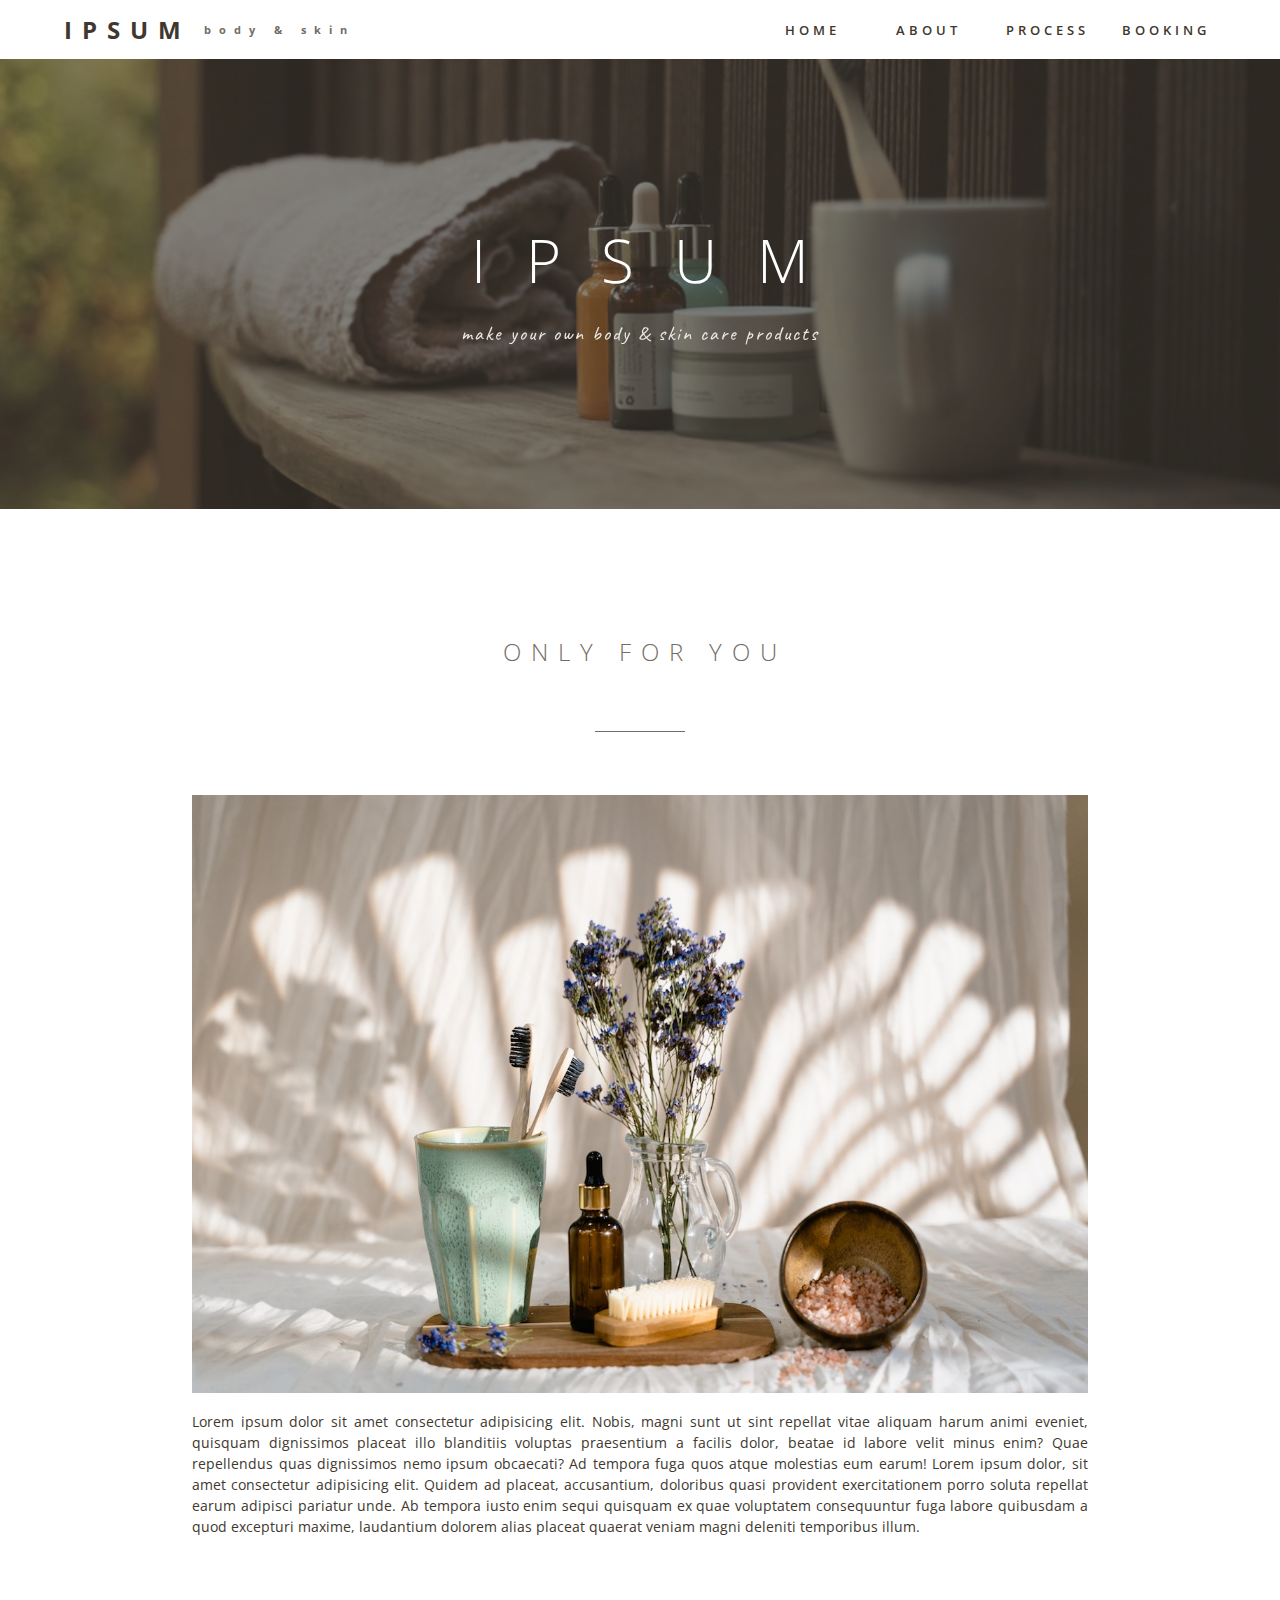
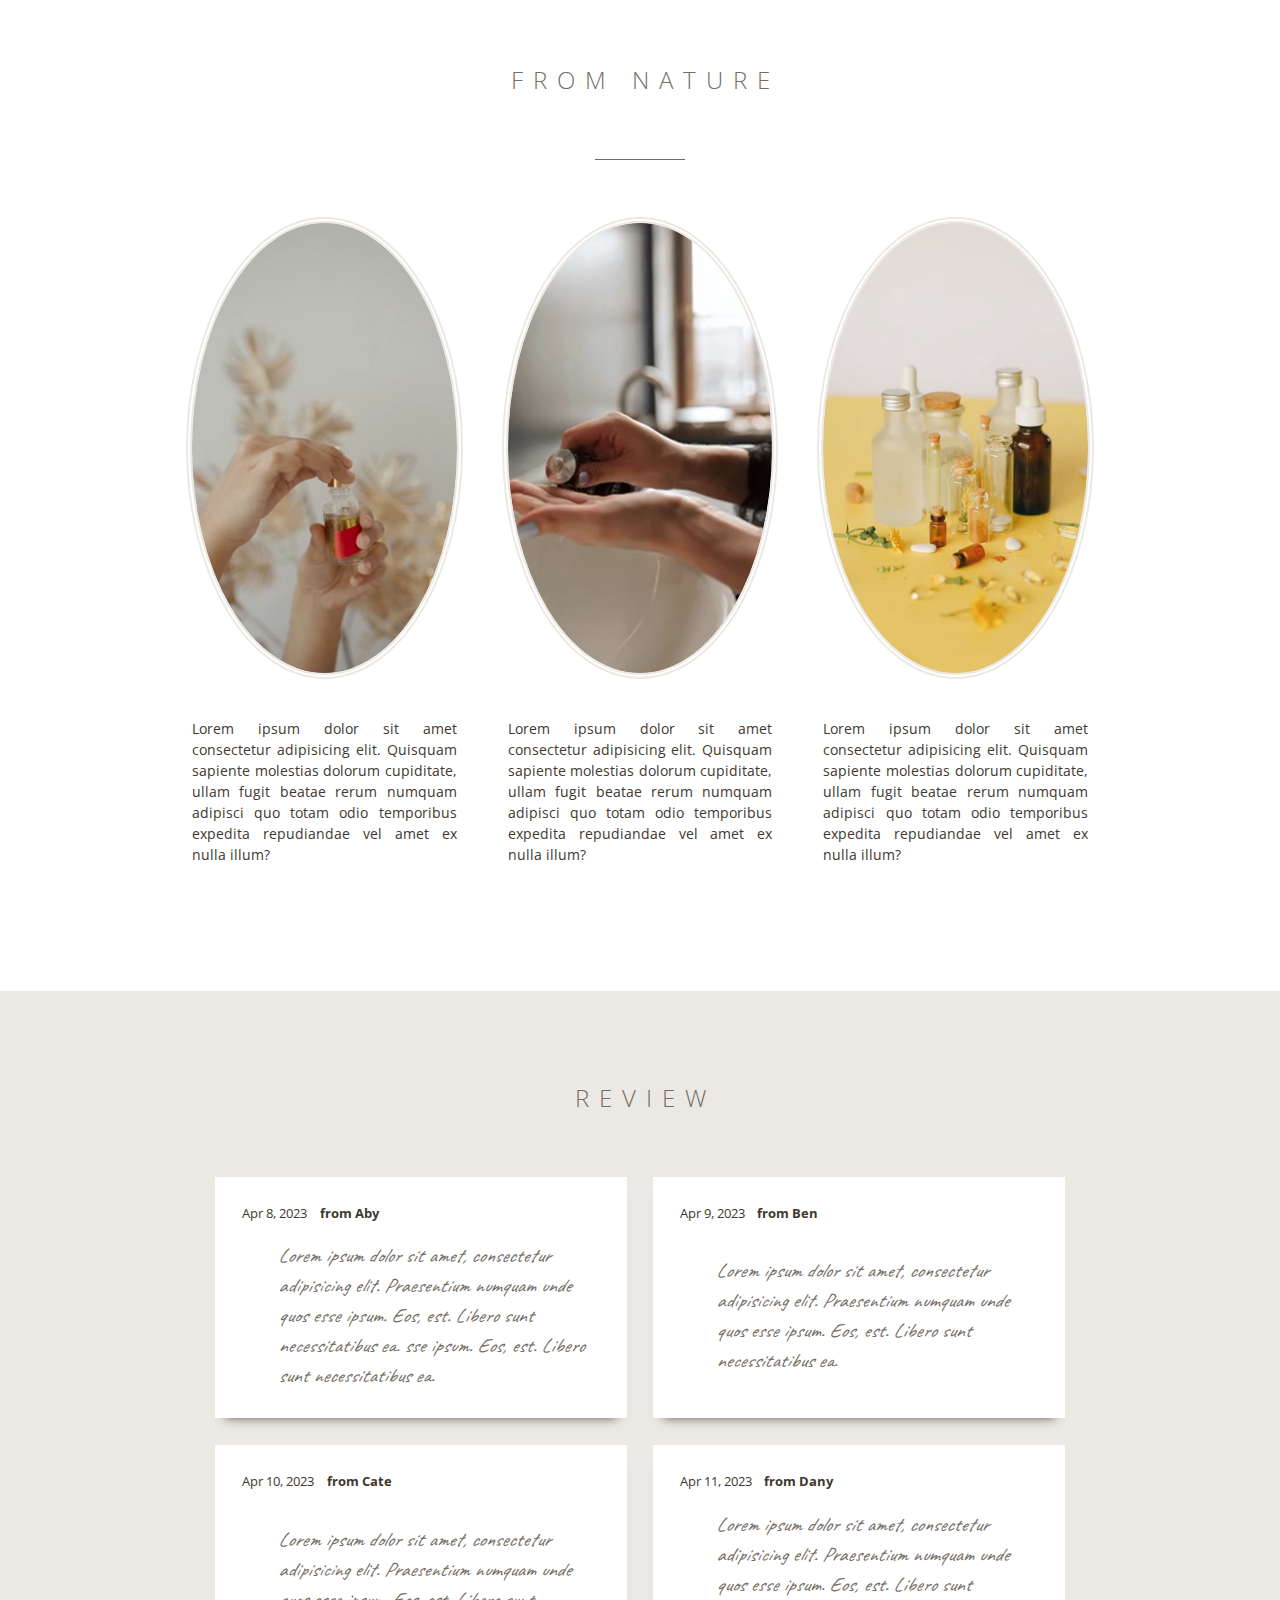
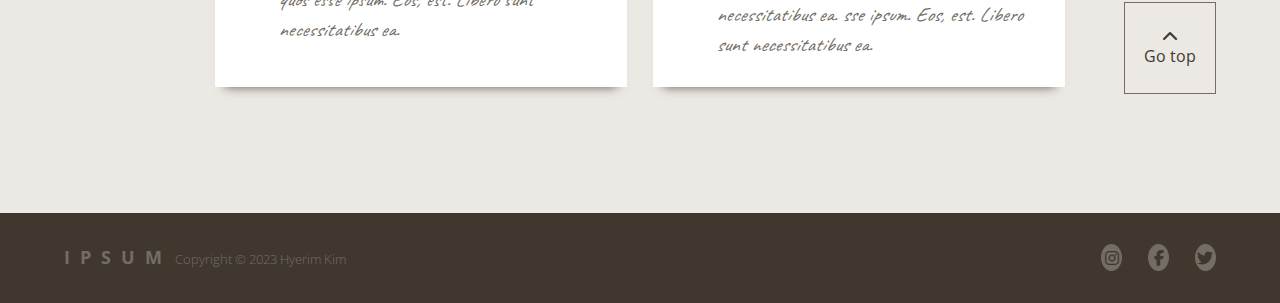
<file: index.html>
<!DOCTYPE html>
<html lang="en">
<head>
    <meta charset="UTF-8">
    <meta http-equiv="X-UA-Compatible" content="IE=edge">
    <meta name="viewport" content="width=device-width, initial-scale=1.0">
    <title>IPSUM - FINAL PROJECT</title>
    <link rel="stylesheet" href="https://cdnjs.cloudflare.com/ajax/libs/font-awesome/6.4.0/css/all.min.css">
    <link rel="stylesheet" href="css/style.css">
</head>
<body>
    <nav>
        <section>
            <h2>
                ipsum
            </h2>
            <h6>
                body & skin
            </h6>
        </section>
        <ul>
            <li><a href="index.html">home</a></li>
            <li><a href="about.html">about</a></li>
            <li><a href="process.html">process</a></li>
            <li><a href="booking.html" target="_blank">booking</a></li>
        </ul>
    </nav>
    <header>
        <video loop autoplay muted>
            <source src="video/main.mp4" type="video/mp4">
        </video>
        <section>
            <h1>ipsum</h1>
            <p>
                make your own body & skin care products
            </p>
        </section>
    </header>
    <!-- MAIN CONTENT -->
    <main>
        <section>
            <h3>
                Only for you
            </h3>
            <small></small>
            <figure>
                <img src="img/main.jpg" alt="Only for you">
                <figcaption>
                    <p>
                        Lorem ipsum dolor sit amet consectetur adipisicing elit. Nobis, magni sunt ut sint repellat vitae aliquam harum animi eveniet, quisquam dignissimos placeat illo blanditiis voluptas praesentium a facilis dolor, beatae id labore velit minus enim? Quae repellendus quas dignissimos nemo ipsum obcaecati? Ad tempora fuga quos atque molestias eum earum! Lorem ipsum dolor, sit amet consectetur adipisicing elit. Quidem ad placeat, accusantium, doloribus quasi provident exercitationem porro soluta repellat earum adipisci pariatur unde. Ab tempora iusto enim sequi quisquam ex quae voluptatem consequuntur fuga labore quibusdam a quod excepturi maxime, laudantium dolorem alias placeat quaerat veniam magni deleniti temporibus illum.
                    </p>
                </figcaption>
            </figure>
        </section>
        <section class="nature">
            <h3>
                From nature
            </h3>
            <small></small>
            <section>
                <article>
                    <aside>
                        <video loop autoplay muted>
                            <source src="video/nature-1.mp4" type="video/mp4">
                        </video>
                        <strong></strong>
                    </aside>
                    <p>
                        Lorem ipsum dolor sit amet consectetur adipisicing elit. Quisquam sapiente molestias dolorum cupiditate, ullam fugit beatae rerum numquam adipisci quo totam odio temporibus expedita repudiandae vel amet ex nulla illum?
                    </p>
                </article>
                <article>
                    <aside>
                        <video loop autoplay muted>
                            <source src="video/nature-2.mp4" type="video/mp4">
                        </video>
                        <strong></strong>
                    </aside>
                    <p>
                        Lorem ipsum dolor sit amet consectetur adipisicing elit. Quisquam sapiente molestias dolorum cupiditate, ullam fugit beatae rerum numquam adipisci quo totam odio temporibus expedita repudiandae vel amet ex nulla illum?
                    </p>
                </article>
                <article>
                    <aside>
                        <video loop autoplay muted>
                            <source src="video/nature-3.mp4" type="video/mp4">
                        </video>
                        <strong></strong>
                    </aside>
                    <p>
                        Lorem ipsum dolor sit amet consectetur adipisicing elit. Quisquam sapiente molestias dolorum cupiditate, ullam fugit beatae rerum numquam adipisci quo totam odio temporibus expedita repudiandae vel amet ex nulla illum?
                    </p>
                </article>
                
            </section>
        </section>
        <section class="review">
            <h3>
                Review
            </h3>
            <article>
                <aside>
                    <time datetime="2023-04-08">Apr 8, 2023</time>
                    <p>from Aby</p>
                    <blockquote>
                        Lorem ipsum dolor sit amet, consectetur adipisicing elit. Praesentium numquam unde quos esse ipsum. Eos, est. Libero sunt necessitatibus ea. sse ipsum. Eos, est. Libero sunt necessitatibus ea.
                    </blockquote>
                </aside>
                <aside>
                    <time datetime="2023-04-09">Apr 9, 2023</time>
                    <p>from Ben</p>
                    <blockquote>
                        Lorem ipsum dolor sit amet, consectetur adipisicing elit. Praesentium numquam unde quos esse ipsum. Eos, est. Libero sunt necessitatibus ea.
                    </blockquote>
                </aside>
                <aside>
                    <time datetime="2023-04-10">Apr 10, 2023</time>
                    <p>from Cate</p>
                    <blockquote>
                        Lorem ipsum dolor sit amet, consectetur adipisicing elit. Praesentium numquam unde quos esse ipsum. Eos, est. Libero sunt necessitatibus ea.
                    </blockquote>
                </aside>
                <aside>
                    <time datetime="2023-04-11">Apr 11, 2023</time>
                    <p>from Dany</p>
                    <blockquote>
                        Lorem ipsum dolor sit amet, consectetur adipisicing elit. Praesentium numquam unde quos esse ipsum. Eos, est. Libero sunt necessitatibus ea. sse ipsum. Eos, est. Libero sunt necessitatibus ea.
                    </blockquote>
                </aside>
            </article>
            <aside>
                <a href="#">
                    <i class="fa-solid fa-chevron-up"></i>
                    <span>Go top</span>
                </a>
            </aside>
        </section>
    </main>
    <!-- MAIN CONTENT END -->
    <footer>
        <section>
            <p>
                <span>ipsum</span> Copyright &copy; 2023 Hyerim Kim
            </p>
            <aside>
                <a href="#">
                    <i class="fa-brands fa-instagram"></i>
                </a>
                <a href="#">
                    <i class="fa-brands fa-facebook-f"></i>
                </a>
                <a href="#">
                    <i class="fa-brands fa-twitter"></i>
                </a>
            </aside>
        </section>
    </footer>
</body>
</html>
</file>
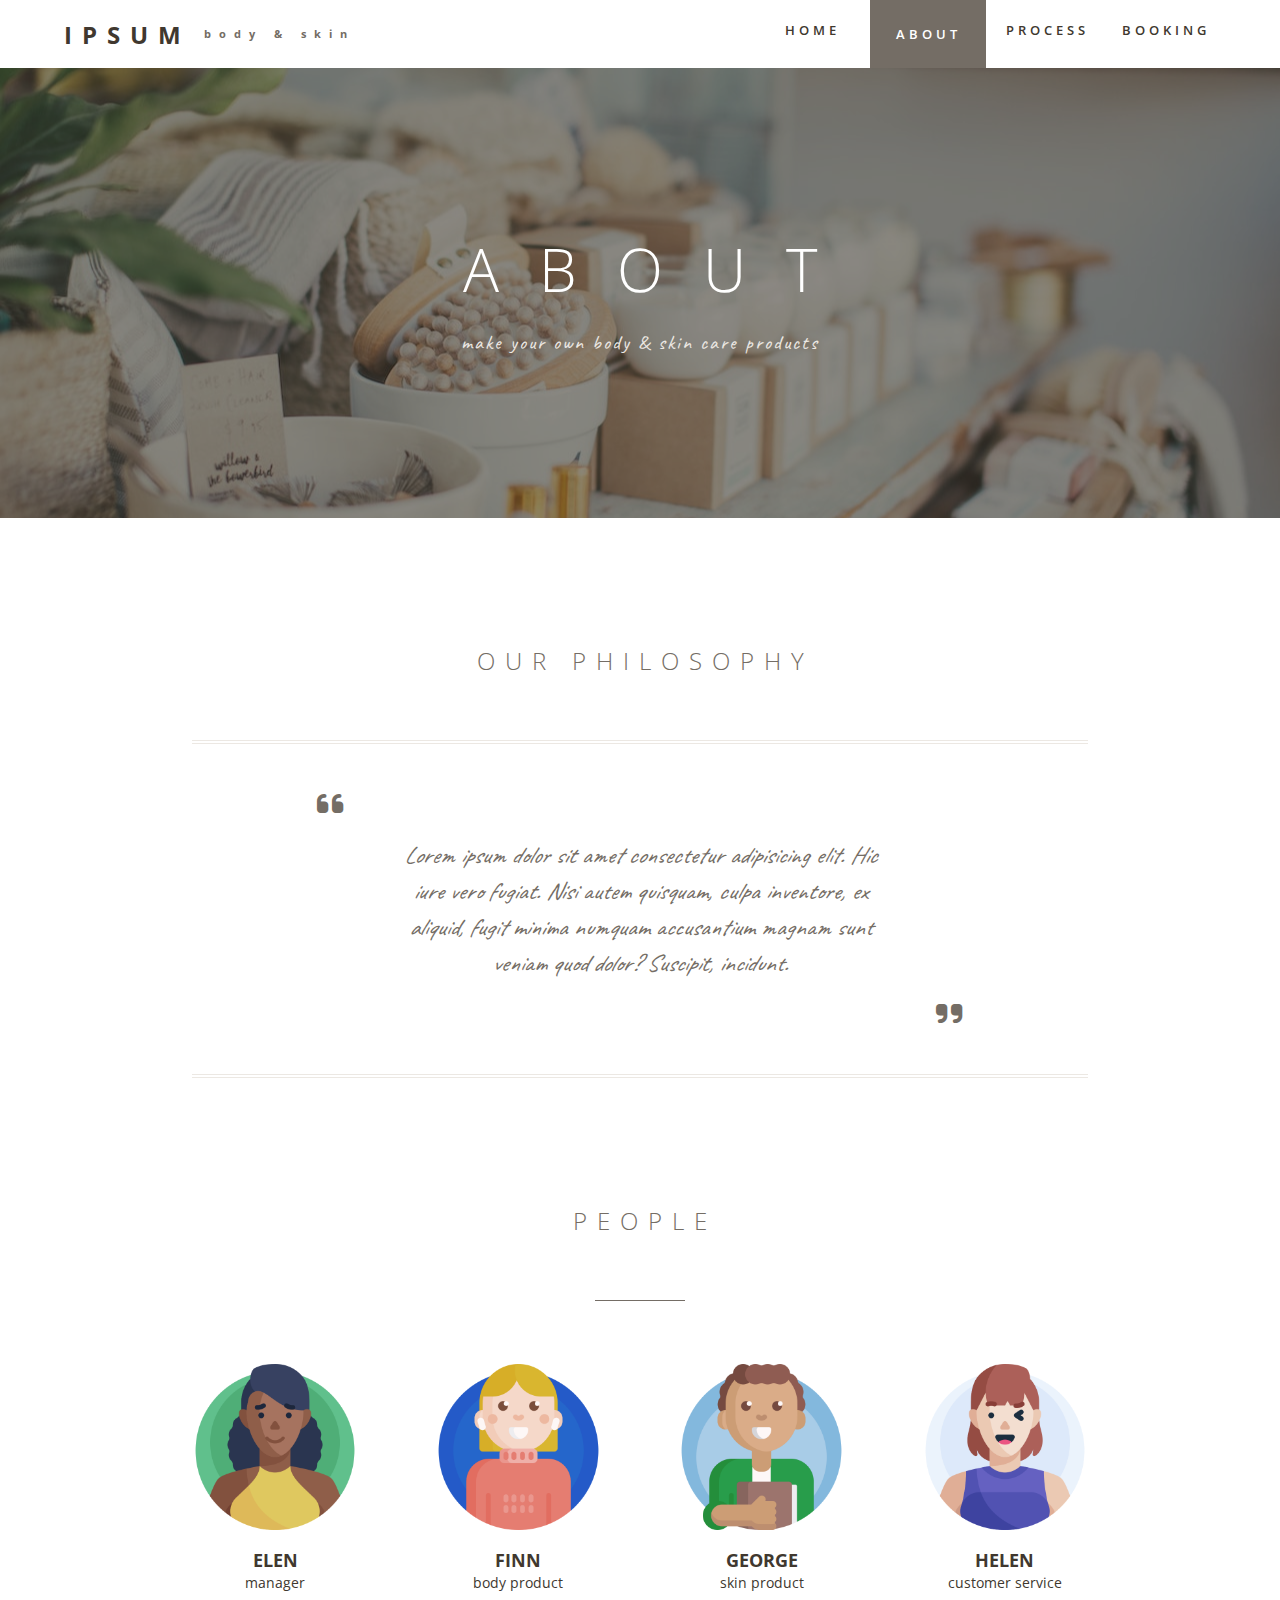
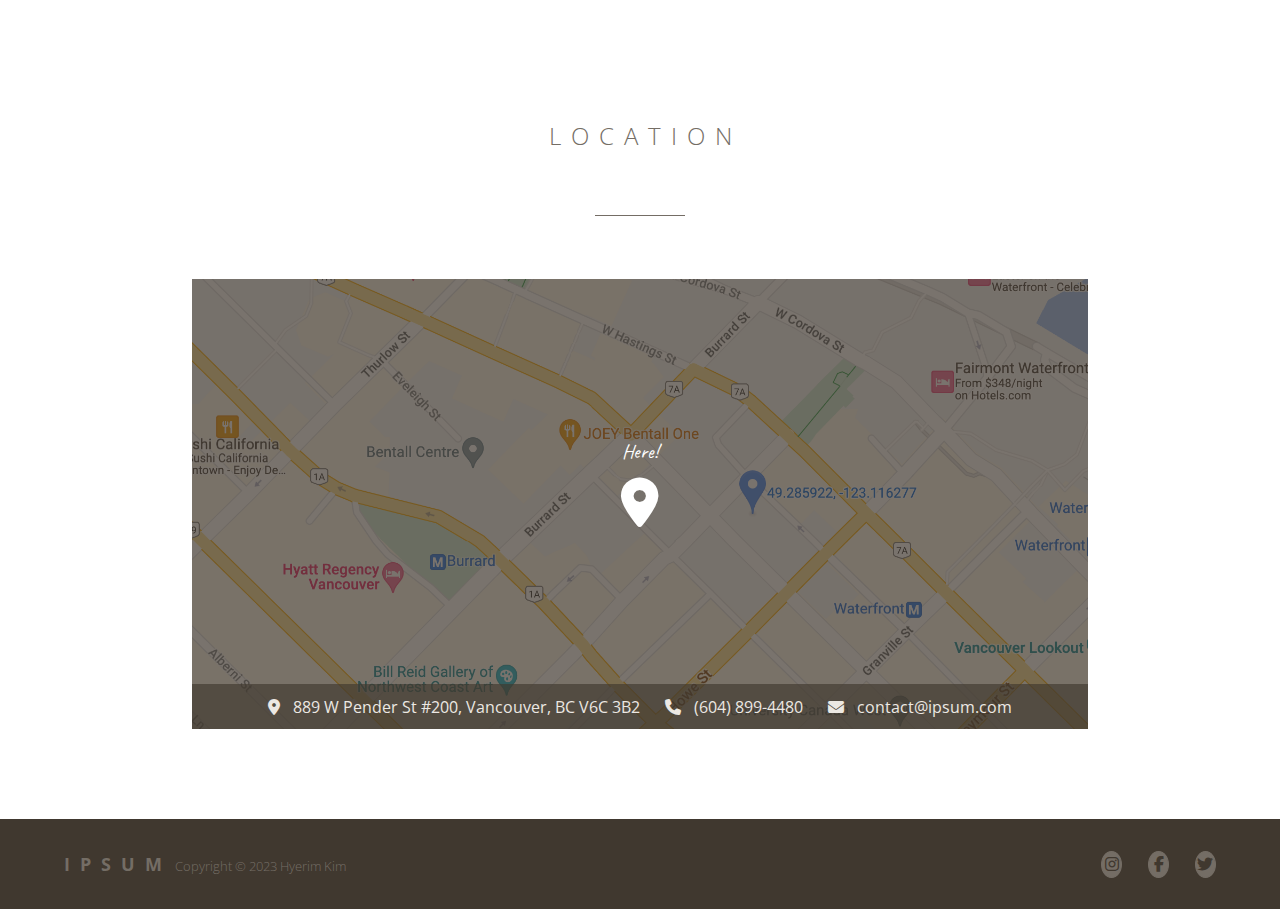
<file: about.html>
<!DOCTYPE html>
<html lang="en">
<head>
    <meta charset="UTF-8">
    <meta http-equiv="X-UA-Compatible" content="IE=edge">
    <meta name="viewport" content="width=device-width, initial-scale=1.0">
    <title>IPSUM - FINAL PROJECT</title>
    <link rel="stylesheet" href="https://cdnjs.cloudflare.com/ajax/libs/font-awesome/6.4.0/css/all.min.css">
    <link rel="stylesheet" href="css/style.css">
</head>
<body>
    <nav>
        <section>
            <h2>
                ipsum
            </h2>
            <h6>
                body & skin
            </h6>
        </section>
        <ul>
            <li><a href="index.html">home</a></li>
            <li><a href="about.html" class="active">about</a></li>
            <li><a href="process.html">process</a></li>
            <li><a href="booking.html" target="_blank">booking</a></li>
        </ul>
    </nav>
    <header class="about">
        <section>
            <h1>about</h1>
            <p>
                make your own body & skin care products
            </p>
        </section>
    </header>
    <!-- ABOUT CONTENT -->
    <main>
        <section class="philosophy">
            <h3>
                Our philosophy
            </h3>
            <blockquote>
                <i class="fa-solid fa-quote-left"></i>
                <p>
                    Lorem ipsum dolor sit amet consectetur adipisicing elit. Hic iure vero fugiat. Nisi autem quisquam, culpa inventore, ex aliquid, fugit minima numquam accusantium magnam sunt veniam quod dolor? Suscipit, incidunt.
                </p>
                <i class="fa-solid fa-quote-right"></i>
            </blockquote>
        </section>
        <section class="people">
            <h3>
                People
            </h3>
            <small></small>
            <article>
                <figure>
                    <img src="img/people-1.png" alt="Profile Elen">
                    <figcaption>
                        <h5>
                            Elen
                        </h5>
                        <p>
                            manager
                        </p>
                    </figcaption>
                </figure>
                <figure>
                    <img src="img/people-2.png" alt="Profile Finn">
                    <figcaption>
                        <h5>
                            Finn
                        </h5>
                        <p>
                            body product
                        </p>
                    </figcaption>
                </figure>
                <figure>
                    <img src="img/people-3.png" alt="Profile George">
                    <figcaption>
                        <h5>
                            George
                        </h5>
                        <p>
                            skin product
                        </p>
                    </figcaption>
                </figure>
                <figure>
                    <img src="img/people-4.png" alt="Profile Helen">
                    <figcaption>
                        <h5>
                            Helen
                        </h5>
                        <p>
                            customer service
                        </p>
                    </figcaption>
                </figure>
            </article>
        </section>
        <section class="location">
            <h3>
                Location
            </h3>
            <small></small>
            <section>
                <aside>
                    <p>Here!</p>
                    <i class="fa-solid fa-location-dot"></i>
                </aside>
                <article>
                    <ul>
                        <li>
                            <i class="fa-solid fa-location-dot"></i> 889 W Pender St #200, Vancouver, BC V6C 3B2
                        </li>
                        <li>
                            <i class="fa-solid fa-phone"></i> <a href="tel:6048994480">(604) 899-4480</a>
                        </li>
                        <li>
                            <i class="fa-solid fa-envelope"></i> <a href="mailto:contact@ipsum.com">contact@ipsum.com</a>
                        </li>
                    </ul>
                </article>
            </section>
            
        </section>
    </main>
    <!-- ABOUT CONTENT END -->
    <footer>
        <section>
            <p>
                <span>ipsum</span> Copyright &copy; 2023 Hyerim Kim
            </p>
            <aside>
                <a href="#">
                    <i class="fa-brands fa-instagram"></i>
                </a>
                <a href="#">
                    <i class="fa-brands fa-facebook-f"></i>
                </a>
                <a href="#">
                    <i class="fa-brands fa-twitter"></i>
                </a>
            </aside>
        </section>
    </footer>
</body>
</html>
</file>
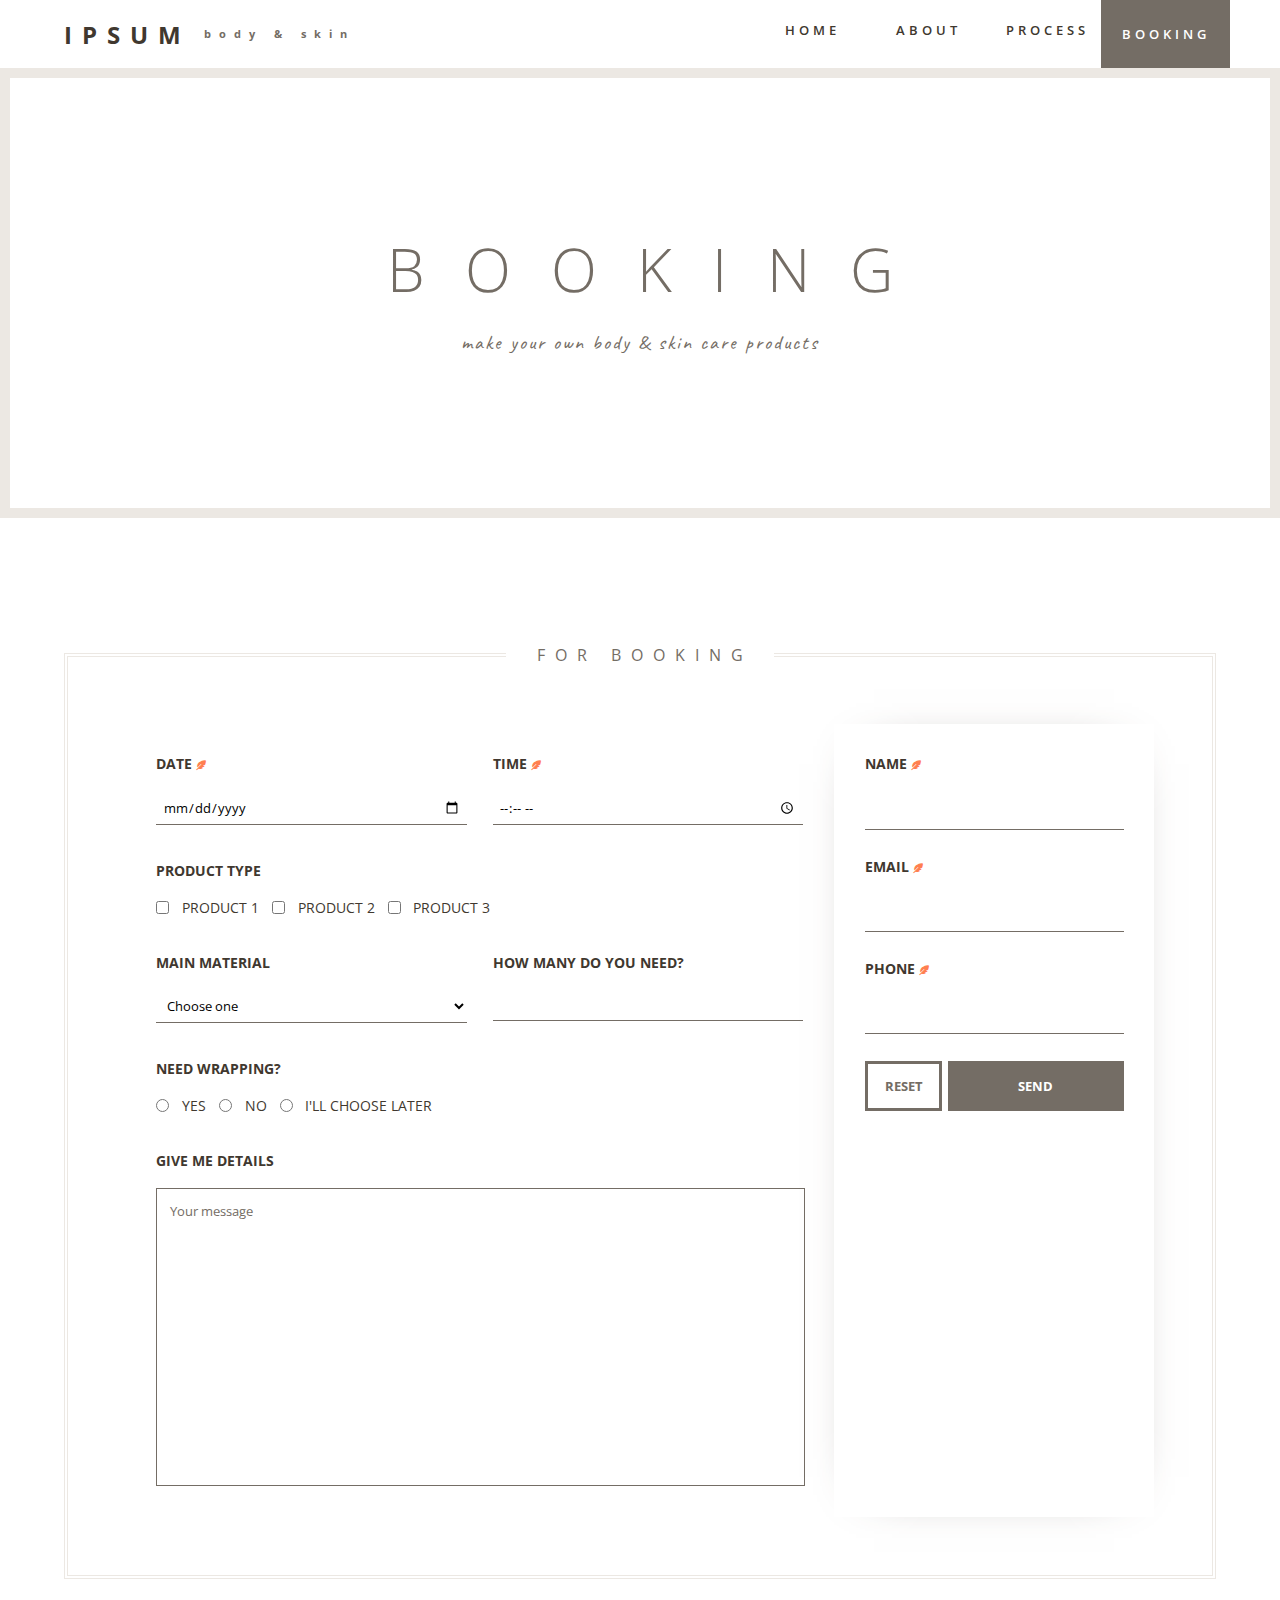
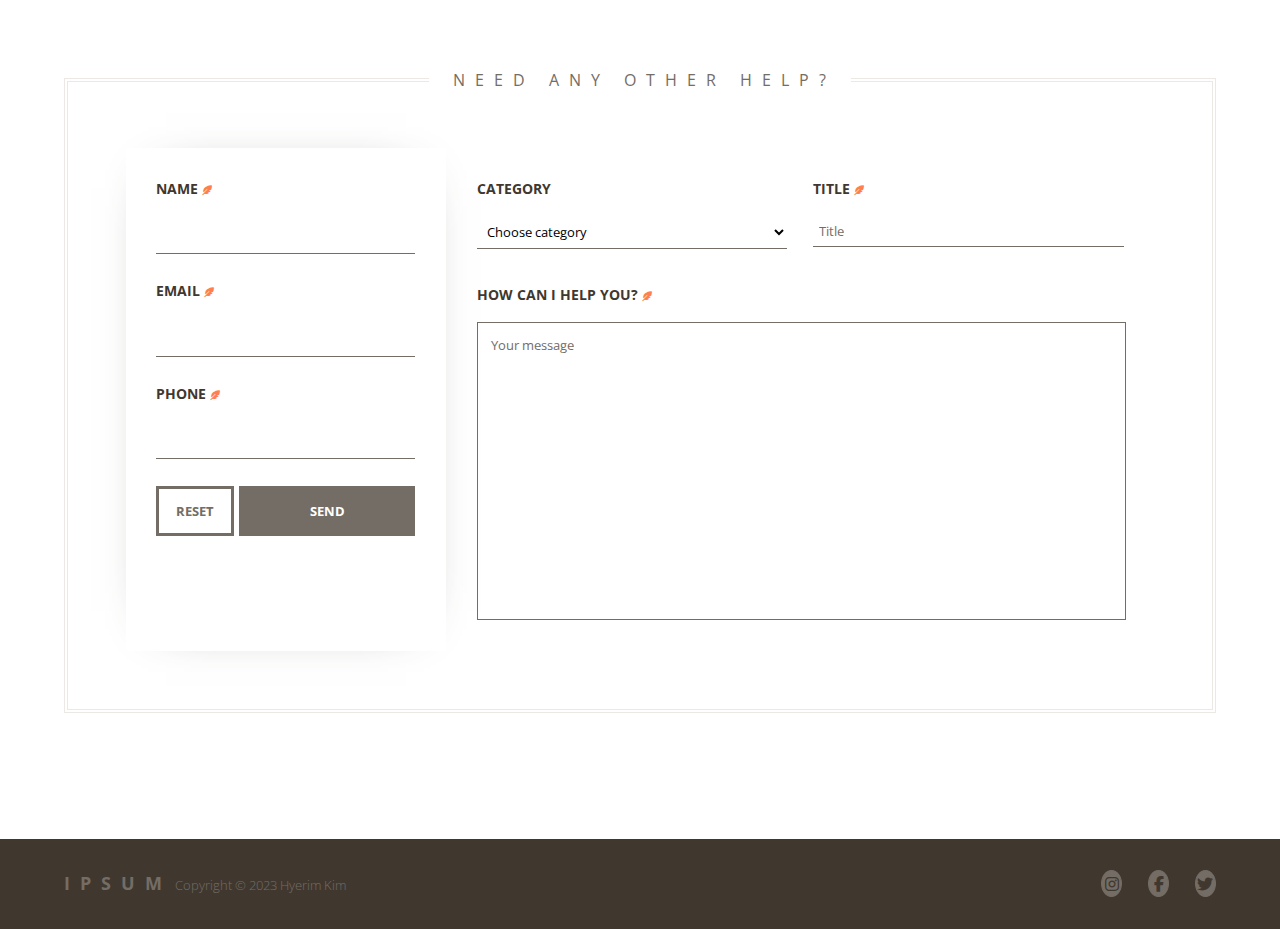
<file: booking.html>
<!DOCTYPE html>
<html lang="en">
<head>
    <meta charset="UTF-8">
    <meta http-equiv="X-UA-Compatible" content="IE=edge">
    <meta name="viewport" content="width=device-width, initial-scale=1.0">
    <title>IPSUM - FINAL PROJECT</title>
    <link rel="stylesheet" href="https://cdnjs.cloudflare.com/ajax/libs/font-awesome/6.4.0/css/all.min.css">
    <link rel="stylesheet" href="css/style.css">
</head>
<body>
    <nav>
        <section>
            <h2>
                ipsum
            </h2>
            <h6>
                body & skin
            </h6>
        </section>
        <ul>
            <li><a href="index.html">home</a></li>
            <li><a href="about.html">about</a></li>
            <li><a href="process.html">process</a></li>
            <li><a href="booking.html" class="active" target="_blank">booking</a></li>
        </ul>
    </nav>
    <header class="booking">
        <section>
            <h1>booking</h1>
            <p>
                make your own body & skin care products
            </p>
        </section>
    </header>
    <!-- BOOKING CONTENT -->
    <main>
        <section class="form">
            <form action="#" method="post">
                <fieldset>
                    <legend>for Booking</legend>
                    <section>
                        <aside>
                            <label for="date">Date <i class="fa-solid fa-feather-pointed"></i></label>
                            <input type="date" name="date" id="date" required>
                        </aside>
                        <aside>
                            <label for="time">Time <i class="fa-solid fa-feather-pointed"></i></label>
                            <input type="time" name="time" id="time" required>
                        </aside>
                        <aside class="choose">
                            <h5>Product type</h5>
                            <input type="checkbox" name="product" id="product1" value="product1">
                            <label for="product1">Product 1</label>
                            <input type="checkbox" name="product" id="product2" value="product2">
                            <label for="product2">Product 2</label>
                            <input type="checkbox" name="product" id="product3" value="product3">
                            <label for="product3">Product 3</label>
                        </aside>
                        <aside>
                            <label for="material">Main material</label>
                            <select name="material" id="material">
                                <option value="-" disabled selected>Choose one</option>
                                <optgroup label="moisture">
                                    <option value="sheabutter">shea butter</option>
                                    <option value="aloevera">aloe vera</option>
                                </optgroup>
                                <optgroup label="scent">
                                    <option value="lavender">lavender</option>
                                    <option value="citrus">citrus</option>
                                </optgroup>
                            </select>
                        </aside>
                        <aside>
                            <label for="number">How many do you need?</label>
                            <input type="number" name="number" id="number">
                        </aside>
                        <aside class="choose">
                            <h5>Need wrapping?</h5>
                            <input type="radio" name="wrapping" id="yes" value="yes">
                            <label for="yes">Yes</label>
                            <input type="radio" name="wrapping" id="no" value="no">
                            <label for="no">No</label>
                            <input type="radio" name="wrapping" id="later" value="later">
                            <label for="later">I'll choose later</label>
                        </aside>
                        <aside>
                            <label for="message">Give me details</label>
                            <textarea name="message" id="message" placeholder="Your message"></textarea>
                        </aside>
                    </section>
                    <article>
                        <label for="userName">Name <i class="fa-solid fa-feather-pointed"></i></label>
                        <input type="text" name="userName" id="userName" required>
                        <label for="email">Email <i class="fa-solid fa-feather-pointed"></i></label>
                        <input type="email" name="email" id="email" required>
                        <label for="phone">Phone <i class="fa-solid fa-feather-pointed"></i></label>
                        <input type="tel" name="phone" id="phone" required>
                        <aside>
                            <input type="reset" value="Reset">
                            <input type="submit" value="Send">
                        </aside>
                    </article>
                </fieldset>
            </form>
            <form action="#" method="post">
                <fieldset>
                    <legend>need any other help?</legend>
                    <article>
                        <label for="userName">Name <i class="fa-solid fa-feather-pointed"></i></label>
                        <input type="text" name="userName" id="userName" required>
                        <label for="email">Email <i class="fa-solid fa-feather-pointed"></i></label>
                        <input type="email" name="email" id="email" required>
                        <label for="phone">Phone <i class="fa-solid fa-feather-pointed"></i></label>
                        <input type="tel" name="phone" id="phone" required>
                        <aside>
                            <input type="reset" value="Reset">
                            <input type="submit" value="Send">
                        </aside>
                    </article>
                    <section>
                        <aside>
                            <label for="category">Category</label>
                            <select name="category" id="category">
                                <option value="-" disabled selected>Choose category</option>
                                <option value="Product">Product</option>
                                <option value="Product">Service</option>
                                <option value="Product">Contact</option>
                                <option value="Product">Other</option>
                            </select>
                        </aside>
                        <aside>
                            <label for="subject">Title <i class="fa-solid fa-feather-pointed"></i></label>
                            <input type="text" name="subject" id="subject" placeholder="Title" required>
                        </aside>
                        <aside>
                            <label for="help">How can I help you? <i class="fa-solid fa-feather-pointed"></i></label>
                            <textarea name="help" id="help" placeholder="Your message" required></textarea>
                        </aside>
                    </section>
                </fieldset>
            </form>
        </section>
    </main>
    <!-- BOOKING CONTENT END -->
    <footer>
        <section>
            <p>
                <span>ipsum</span> Copyright &copy; 2023 Hyerim Kim
            </p>
            <aside>
                <a href="#">
                    <i class="fa-brands fa-instagram"></i>
                </a>
                <a href="#">
                    <i class="fa-brands fa-facebook-f"></i>
                </a>
                <a href="#">
                    <i class="fa-brands fa-twitter"></i>
                </a>
            </aside>
        </section>
    </footer>
</body>
</html>
</file>
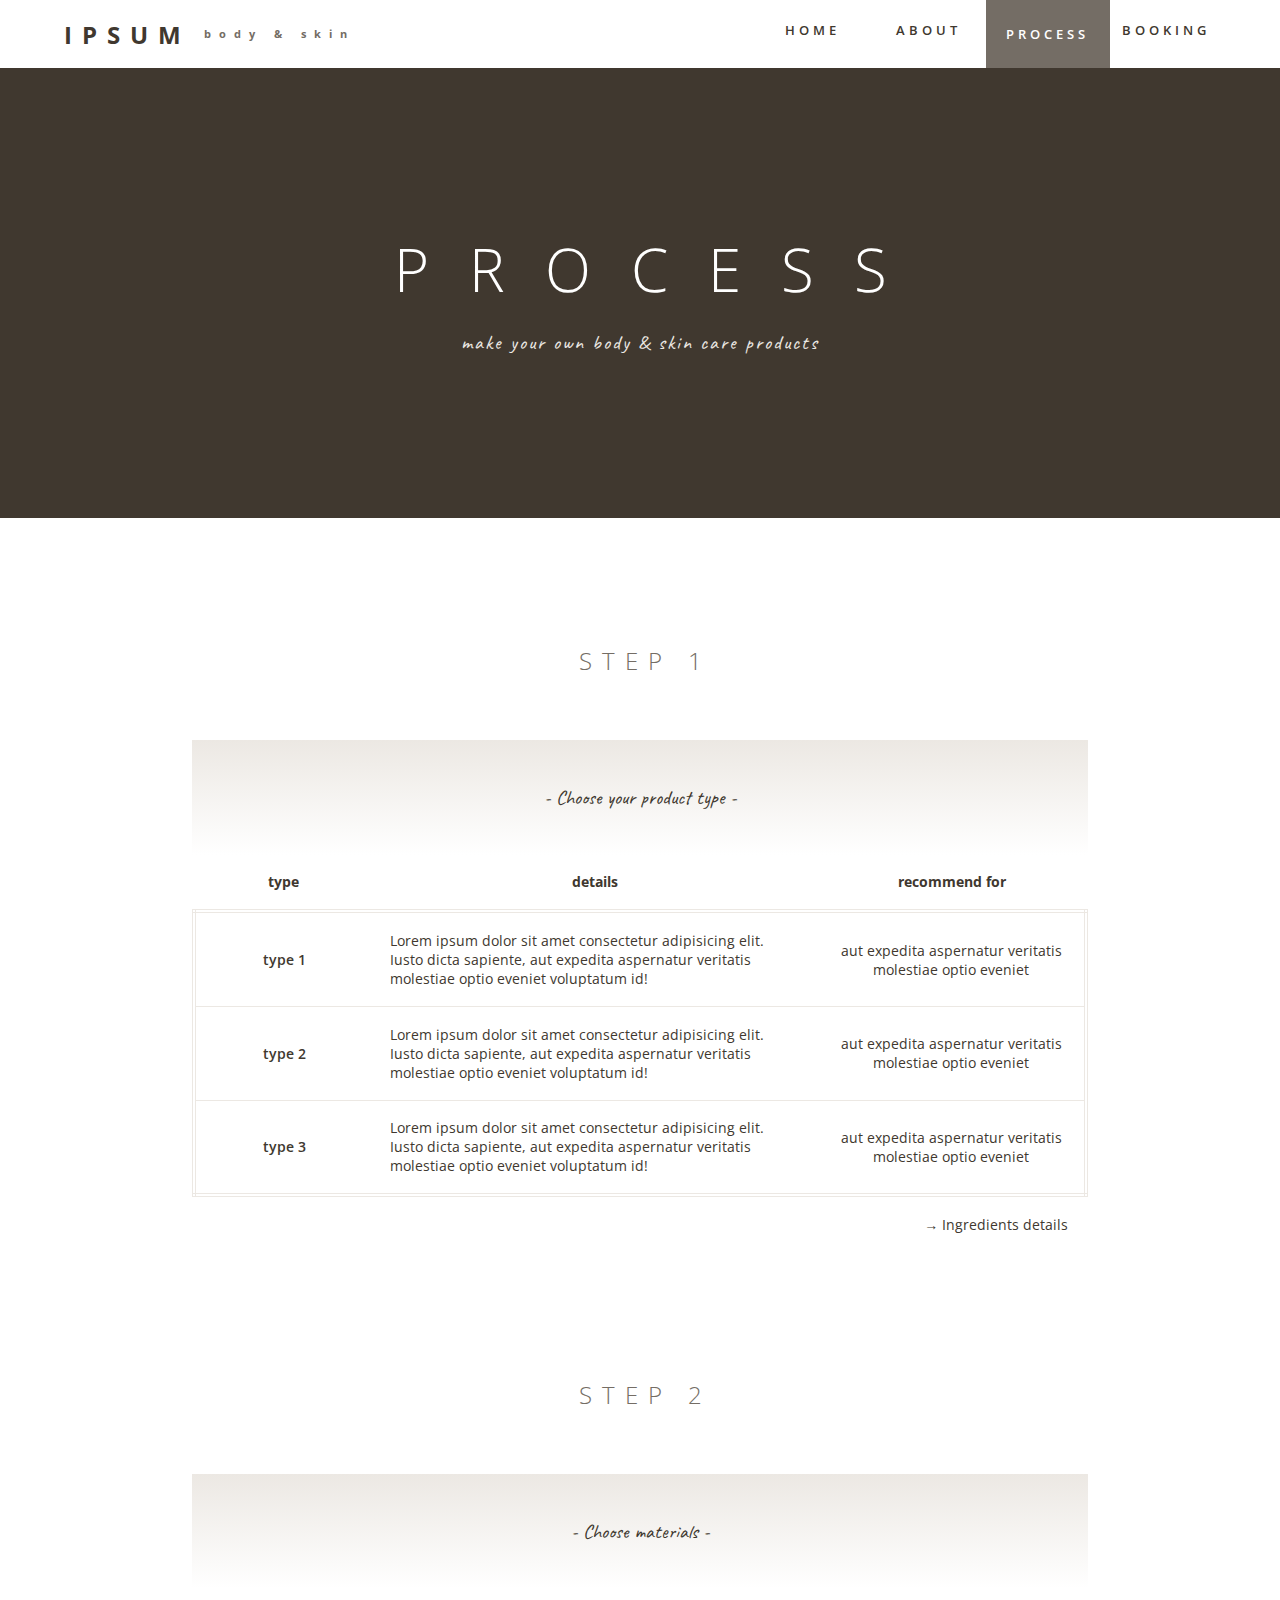
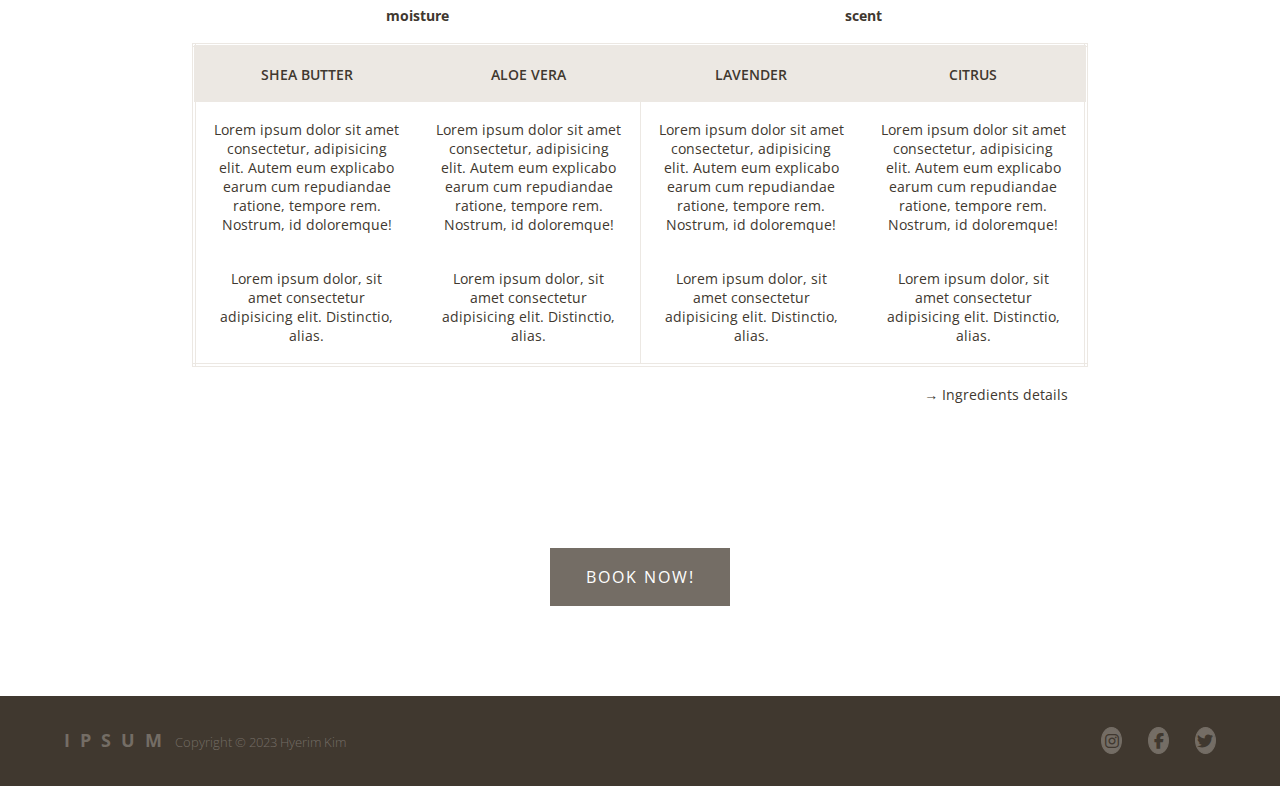
<file: process.html>
<!DOCTYPE html>
<html lang="en">
<head>
    <meta charset="UTF-8">
    <meta http-equiv="X-UA-Compatible" content="IE=edge">
    <meta name="viewport" content="width=device-width, initial-scale=1.0">
    <title>IPSUM - FINAL PROJECT</title>
    <link rel="stylesheet" href="https://cdnjs.cloudflare.com/ajax/libs/font-awesome/6.4.0/css/all.min.css">
    <link rel="stylesheet" href="css/style.css">
</head>
<body>
    <nav>
        <section>
            <h2>
                ipsum
            </h2>
            <h6>
                body & skin
            </h6>
        </section>
        <ul>
            <li><a href="index.html">home</a></li>
            <li><a href="about.html">about</a></li>
            <li><a href="process.html" class="active">process</a></li>
            <li><a href="booking.html" target="_blank">booking</a></li>
        </ul>
    </nav>
    <header class="process">
        <section>
            <h1>process</h1>
            <p>
                make your own body & skin care products
            </p>
        </section>
    </header>
    <!-- PROCESS CONTENT -->
    <main>
        <section>
            <h3>Step 1</h3>
            <table class="step1">
                <caption>
                    - Choose your product type -
                </caption>
                <thead>
                    <tr>
                        <th>
                            type
                        </th>
                        <th>
                            details
                        </th>
                        <th>
                            recommend for
                        </th>
                    </tr>
                </thead>
                <tbody>
                    <tr>
                        <td>
                            type 1
                        </td>
                        <td>
                            Lorem ipsum dolor sit amet consectetur adipisicing elit. Iusto dicta sapiente, aut expedita aspernatur veritatis molestiae optio eveniet voluptatum id!
                        </td>
                        <td>
                            aut expedita aspernatur veritatis molestiae optio eveniet
                        </td>
                    </tr>
                    <tr>
                        <td>
                            type 2
                        </td>
                        <td>
                            Lorem ipsum dolor sit amet consectetur adipisicing elit. Iusto dicta sapiente, aut expedita aspernatur veritatis molestiae optio eveniet voluptatum id!
                        </td>
                        <td>
                            aut expedita aspernatur veritatis molestiae optio eveniet
                        </td>
                    </tr>
                    <tr>
                        <td>
                            type 3
                        </td>
                        <td>
                            Lorem ipsum dolor sit amet consectetur adipisicing elit. Iusto dicta sapiente, aut expedita aspernatur veritatis molestiae optio eveniet voluptatum id!
                        </td>
                        <td>
                            aut expedita aspernatur veritatis molestiae optio eveniet
                        </td>
                    </tr>
                </tbody>
                <tfoot>
                    <tr>
                        <td colspan="3">
                            <a href="#">&#8594; Ingredients details</a>
                        </td>
                    </tr>
                </tfoot>
            </table>
        </section>
        <section>
            <h3>
                Step 2
            </h3>
            <table class="step2">
                <caption>
                    - Choose materials -
                </caption>
                <thead>
                    <tr>
                        <th colspan="2">
                            moisture
                        </th>
                        <th colspan="2">
                            scent
                        </th>
                    </tr>
                </thead>
                <tbody>
                    <tr>
                        <td>
                            shea butter
                        </td>
                        <td>
                            aloe vera
                        </td>
                        <td>
                            lavender
                        </td>
                        <td>
                            citrus
                        </td>
                    </tr>
                    <tr>
                        <td>
                            Lorem ipsum dolor sit amet consectetur, adipisicing elit. Autem eum explicabo earum cum repudiandae ratione, tempore rem. Nostrum, id doloremque!
                        </td>
                        <td>
                            Lorem ipsum dolor sit amet consectetur, adipisicing elit. Autem eum explicabo earum cum repudiandae ratione, tempore rem. Nostrum, id doloremque!
                        </td>
                        <td>
                            Lorem ipsum dolor sit amet consectetur, adipisicing elit. Autem eum explicabo earum cum repudiandae ratione, tempore rem. Nostrum, id doloremque!
                        </td>
                        <td>
                            Lorem ipsum dolor sit amet consectetur, adipisicing elit. Autem eum explicabo earum cum repudiandae ratione, tempore rem. Nostrum, id doloremque!
                        </td>
                    </tr>
                    <tr>
                        <td>
                            Lorem ipsum dolor, sit amet consectetur adipisicing elit. Distinctio, alias.
                        </td>
                        <td>
                            Lorem ipsum dolor, sit amet consectetur adipisicing elit. Distinctio, alias.
                        </td>
                        <td>
                            Lorem ipsum dolor, sit amet consectetur adipisicing elit. Distinctio, alias.
                        </td>
                        <td>
                            Lorem ipsum dolor, sit amet consectetur adipisicing elit. Distinctio, alias.
                        </td>
                    </tr>
                </tbody>
                <tfoot>
                    <tr>
                        <td colspan="4">
                            <a href="#">&#8594; Ingredients details</a>
                        </td>
                    </tr>
                </tfoot>
            </table>
        </section>
        <aside>
            <a href="booking.html" target="_blank">book now!</a>
        </aside>
    </main>
    <!-- PROCESS CONTENT END -->
    <footer>
        <section>
            <p>
                <span>ipsum</span> Copyright &copy; 2023 Hyerim Kim
            </p>
            <aside>
                <a href="#">
                    <i class="fa-brands fa-instagram"></i>
                </a>
                <a href="#">
                    <i class="fa-brands fa-facebook-f"></i>
                </a>
                <a href="#">
                    <i class="fa-brands fa-twitter"></i>
                </a>
            </aside>
        </section>
    </footer>
</body>
</html>
</file>
<file: css/style.css>
@import url('https://fonts.googleapis.com/css2?family=Caveat:wght@400;700&family=Open+Sans:wght@300;400;500;600;700;800&display=swap');

/* 
font-family: 'Caveat', cursive;
font-family: 'Open Sans', sans-serif; 
*/


* {
    margin: 0;
    padding: 0;
    font-family: 'Open Sans', sans-serif;
}

:root {
    --defaultColor: rgb(64, 56, 47);
    --lightColor: rgb(236, 232, 227);
    --mediumColor: rgb(116, 109, 101);
}

p {
    line-height: 1.5;
    font-size: 14px;
    text-align: justify;
}

a {
    text-decoration: none;
    color: var(--defaultColor);
}

blockquote {
    font-style: italic;
    font-family: 'Caveat', cursive;
    color: var(--mediumColor);
}

body {
    display: flex;
    flex-direction: column;
    align-items: center;
    color: var(--defaultColor);
}

/* NAVIGATION */

nav {
    width: 90%;
    display: flex;
    justify-content: space-between;
    align-items: center;
}

nav > section {
    display: flex;
    align-items: center;
    column-gap: 1vw;
}

h2 {
    text-transform: uppercase;
    letter-spacing: 10px;
}

h6 {
    letter-spacing: 8px;
    color: var(--mediumColor);
}

nav > ul {
    width: 40%;
    display: flex;
}

nav li {
    width: 100%;
    display: flex;
}

nav a {
    width: 100%;
    padding: 18%;
    font-size: 13px;
    text-align: center;
    text-transform: uppercase;
    font-weight: 600;
    letter-spacing: 4px;
    transition: .6s;
}

nav a:hover {
    padding-top: 20px;
    padding-bottom: 15px;
    border-bottom: 15px solid var(--mediumColor);
}

nav .active {
    padding-top: 25px;
    padding-bottom: 10px;
    border-bottom: 15px solid var(--mediumColor);
    background-color: var(--mediumColor);
    color: white
}

/* HEADER */

header {
    width: 100%;
    height: 50vh;
    position: relative;
    display: flex;
}

header > video {
    width: 100%;
    height: 100%;
    object-fit: cover;
    object-position: center;
}

header > section {
    width: 100%;
    height: 100%;
    position: absolute;
    display: flex;
    flex-direction: column;
    justify-content: center;
    align-items: center;
    row-gap: 2vh;
    background-color: rgba(64, 56, 47,.6);
}

h1 {
    font-size: 60px;
    text-transform: uppercase;
    font-weight: 200;
    letter-spacing: 40px;
    padding-left: 40px;
    color: white;
}

header p {
    letter-spacing: 2px;
    font-size: 20px;
    font-family: 'Caveat', cursive;
    color: var(--lightColor);
}

/* MAIN */

main {
    display: flex;
    flex-direction: column;
    align-items: center;
    row-gap: 14vh;
    padding-top: 14vh;
}

main > section {
    width: 70%;
    display: flex;
    flex-direction: column;
    align-items: center;
    row-gap: 7vh;
}

h3 {
    font-size: 24px;
    letter-spacing: 10px;
    padding-left: 10px;
    text-transform: uppercase;
    color: var(--mediumColor);
    font-weight: 200;
}

small {
    height: 1px;
    width: 10%;
    background-color: var(--mediumColor);
}

main figure {
    display: flex;
    flex-direction: column;
    row-gap: 2vh;
}

figure > img {
    width: 100%;
}

/* FOOTER */

footer {
    width: 100%;
    height: 10vh;
    background-color: var(--defaultColor);
    display: flex;
    justify-content: center;
    align-items: center;
}

footer > section {
    width: 90%;
    display: flex;
    justify-content: space-between;
}

footer p {
    font-size: 13px;
    font-weight: 200;
    color: var(--mediumColor);
}

footer span {
    font-size: 18px;
    text-transform: uppercase;
    font-weight: 700;
    letter-spacing: 10px;
}

footer aside {
    display: flex;
    column-gap: 2vw;
}

footer a {
    color: var(--defaultColor);
    background-color: var(--mediumColor);
    border: 1px solid var(--mediumColor);
    width: 1.5vw;
    border-radius: 50%;
    display: flex;
    justify-content: center;
    align-items: center;
}

footer a:hover {
    background-color: transparent;
    color: var(--lightColor);
    border-color: var(--lightColor);
}
 

/* HOME */

.nature > section {
    display: flex;
    column-gap: 4vw;
}

.nature article {
    display: flex;
    flex-direction: column;
    row-gap: 5vh;
}

.nature aside {
    width: 100%;
    height: 50vh;
    display: flex;
    position: relative;
}

.nature video {
    width: 100%;
    height: 100%;
    object-fit: cover;
    object-position: center;
    border-radius: 50%;
}

.nature strong {
    width: 100%;
    height: 100%;
    position: absolute;
    background-position: center;
    background-repeat: no-repeat;
    background-size: cover;
    border-radius: 50%;
    outline: 6px double var(--lightColor);
}

.nature article:nth-child(1) strong {
    background-image: url("../img/nature-1.jpg");
}

.nature article:nth-child(2) strong {
    background-image: url("../img/nature-2.jpg"); 
}

.nature article:nth-child(3) strong {
    background-image: url("../img/nature-3.jpg"); 
}

.nature article strong:hover {
    background-image: none;
}

.review {
    width: 100%;
    background-color:var(--lightColor);
    padding-top: 10vh;
    padding-bottom: 14vh;
    position: relative;
}

.review > article {
    width: 70%;
    display: flex;
    flex-wrap: wrap;
    justify-content: center;
    column-gap: 2vw;
    row-gap: 3vh;
}

.review aside {
    background-color: white;
    width: 40%;
    padding: 3%;
    display: flex;
    flex-wrap: wrap;
    column-gap: 1vw;
    row-gap: 2vh;
    box-shadow: 0px 10px 10px -10px rgba(64, 56, 47,.8);
}

.review time {
    font-size: 13px;
}

.review p {
    font-size: 13px;
    font-weight: 700;
}

.review blockquote {
    width: 100%;
    padding-left: 10%;
    font-size: 20px;
    line-height: 1.5;
}

.review > aside {
    position: absolute;
    width: 90%;
    height: 70%;
    background-color: transparent;
    box-shadow: none;
    justify-content: right;
    align-items: flex-end;
}

.review > aside > a {
    border: 1px solid var(--mediumColor);
    /* border-radius: 50%; */
    width: 10vh;
    height: 10vh;
    display: flex;
    justify-content: center;
    align-items: center;
    flex-direction: column;
    transition: .6s;
}

.review > aside > a:hover {
    border-radius: 50%;
}


/* ABOUT */

.about {
    background-image: url("../img/about.jpg");
    background-position: center;
    background-repeat: no-repeat;
    background-size: cover;
}

.philosophy > blockquote {
    border-top: 4px double var(--lightColor);
    border-bottom: 4px double var(--lightColor);
    display: flex;
    flex-direction: column;
    align-items: center;
    justify-content: center;
    row-gap: 2vh;
    padding: 5%;
}

.philosophy p {
    width: 60%;
    font-family: 'Caveat', cursive;
    font-size: 24px;
    text-align: center;
}

.philosophy i {
    width:80%;
    font-size: 30px;
}

.philosophy i:nth-child(3) {
    text-align: right;
}

.people > article {
    display: flex;
    column-gap: 6vw;
}

.people img {
    transition: .6s;
}

.people img:hover {
    rotate: 10deg;
}

.people figcaption {
    text-align: center;
}

.people h5 {
    font-size: 18px;
}

.people p {
    text-align: center;
}

.location {
    padding-bottom: 10vh;
}

.location > section {
    position: relative;
    width: 100%;
    height: 50vh;
    background-image: url("../img/map.png");
    background-position: center;
    background-repeat: no-repeat;
    background-size: 180%;
    transition: .6s;
}

.location > section:hover {
    background-size: 250%;
}

.location figure {
    position: relative;
}

.location figcaption {
    position: absolute;
    width: 100%;
    height: 100%;
}

.location aside {
    position: absolute;
    width: 100%;
    height: 90%;
    display: flex;
    flex-direction: column;
    row-gap: 10px;
    justify-content: center;
    align-items: center;
    background-color: rgba(64, 56, 47,.7);
    color: white;
}

.location aside > i {
    font-size: 50px;
}

.location aside > p {
    font-family: 'Caveat', cursive;
    font-size: 20px;
}

.location article {
    position: absolute;
    width: 100%;
    height: 100%;
    display: flex;
    align-items: flex-end; 
}

.location ul {
    width: 100%;
    height: 10%;
    display: flex;
    justify-content: center;
    align-items: center;
    column-gap: 2vw;
    background-color: rgba(64, 56, 47,.9);
}

.location li {
    display: flex;
    color: var(--lightColor);
    align-items: center;
    column-gap: 1vw;
}

.location a {
    color: var(--lightColor);
}

.location a:hover {
    text-decoration: underline;
}



/* PROCESS */

.process {
    background-color: var(--defaultColor);
}

.process > section {
    background-color: transparent;
}

table {
    border-collapse: collapse;
    font-size: 14px;
}

caption {
    font-family: 'Caveat', cursive;
    font-size: 20px;
    background-image: linear-gradient(to top, white, var(--lightColor));
    padding: 5%;
}

th, td {
    padding: 2%;
}

tfoot td {
    text-align: right;
}

tfoot a:hover {
    text-decoration: underline;
}

tbody {
    border: 4px double var(--lightColor);
}

.step1 tbody td {
    border-bottom: 1px solid var(--lightColor);
}

.step1 tbody td:first-child {
    width: 20%;
    text-align: center;
    font-weight: 600;
}

.step1 tbody td:last-child {
    width: 30%;
    text-align: center;
}

.step2 tbody td {
    text-align: center;
}

.step2 tbody td:nth-child(2) {
    border-right: 1px solid var(--lightColor);
}

.step2 tbody tr:first-child {
    font-weight: 600;
    text-transform: uppercase;
    background-color: var(--lightColor);
}

main > aside {
    padding-bottom: 10vh;
    width: 14%;
    display: flex;
}

main > aside > a {
    background-color: var(--mediumColor);
    color: white;
    width: 100%;
    padding: 10%;
    text-align: center;
    text-transform: uppercase;
    letter-spacing: 2px;
    transition: .6s;
}

main > aside > a:hover {
    background-color: var(--defaultColor);
    border-radius: 50%;
}

/* BOOKING */

.booking > section {
    border: 10px solid var(--lightColor);
    box-sizing: border-box;
    background-color: transparent;
}

.booking h1,
.booking p {
    color: var(--mediumColor);
}

.form {
    width: 90%;
    display: flex;
    flex-direction: column;
    row-gap: 10vh;
    padding-bottom: 14vh;
}

form {
    width: 100%;
}

fieldset {
    display: flex;
    border: 4px double var(--lightColor);
    padding: 5%;
}

legend {
    text-align: center;
    width: 25%;
    text-transform: uppercase;
    letter-spacing: 10px;
    padding-left: 10px;
    color: var(--mediumColor);
}

form:nth-child(2) legend {
    width: 40%;
}

fieldset > section {
    display: flex;
    flex-wrap: wrap;
    justify-content: space-between;
    row-gap: 4vh;
    padding: 3%;
    width: 100%;
}

fieldset aside {
    display: flex;
    flex-direction: column;
    row-gap: 2vh;
    width: 48%;
}

fieldset aside:last-child {
    width: 100%;
}

fieldset > article {
    width: 40%;
    padding: 3%;
    display: flex;
    flex-direction: column;
    row-gap: 3vh;
    box-shadow: 0px 0px 50px -40px var(--defaultColor);
}

fieldset > article > aside {
    flex-direction: row;
    justify-content: space-between;
}

[type="submit"] {
    padding: 5%;
    width: 68%;
    background-color: var(--mediumColor);
    border: 0px none transparent;
    color: white;
    font-weight: 700;
    text-transform: uppercase;
    transition: .6s;
}

[type="submit"]:hover {
    background-color: var(--defaultColor);
}

[type="reset"] {
    padding: 5%;
    width: 30%;
    border: 3px solid var(--mediumColor);
    color: var(--mediumColor);
    background-color: transparent;
    font-weight: 700;
    text-transform: uppercase;
    transition: .6s;
}

[type="reset"]:hover {
    background-color: var(--mediumColor);
    color: white;
}

input, select {
    padding: 2%;
    border: 0px none transparent;
    border-bottom: 1px solid var(--mediumColor);
    background-color: transparent;
}

textarea {
    width: 96%;
    height: 30vh;
    resize: none;
    padding: 2%;
    border: 1px solid var(--mediumColor);
    background-color: transparent;
}

::placeholder {
    color: var(--mediumColor);
}

label, h5 {
    font-size: 14px;
    font-weight: 700;
    text-transform: uppercase;
}

form i {
    color: coral;
    font-size: 10px;
}

.choose {
    width: 100%;
    flex-direction: row;
    flex-wrap: wrap;
    column-gap: 1vw;
}

.choose > h5 {
    width: 100%;
}

.choose > label {
    font-weight: 400;
}
</file>
